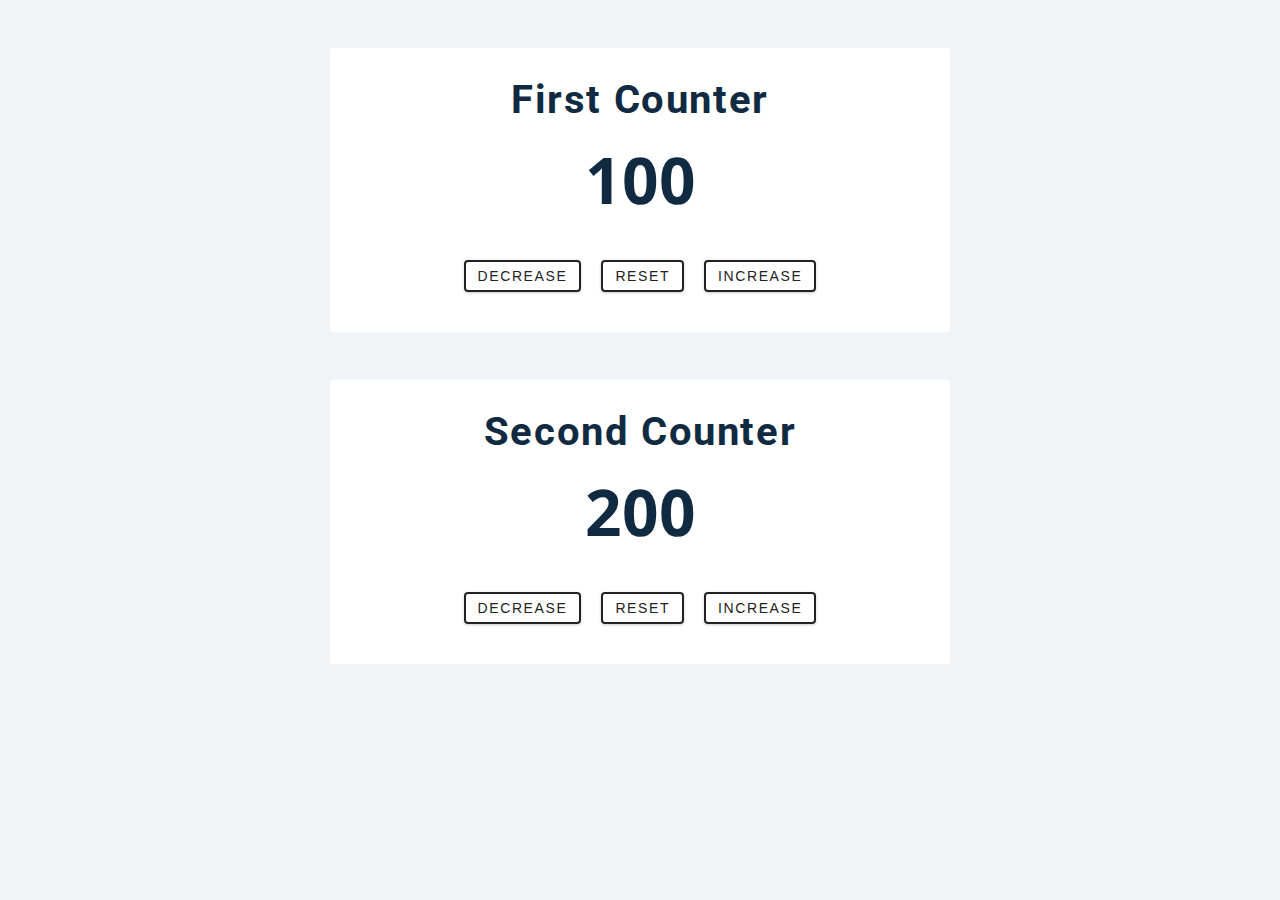
<file: Counter Project/index.html>
<!DOCTYPE html>
<html lang="en">
  <head>
    <meta charset="UTF-8" />
    <meta name="viewport" content="width=device-width, initial-scale=1.0" />
    <title>Counter Starter</title>
    <link rel="stylesheet" href="styles.css" />
  </head>
  <body>
    <!-- First Counter -->
    <div class="container first-counter">
      <h2> First Counter </h2>
      <span class="value">0</span>
      <div class="button-container">
        <button class="btn decrease">decrease</button>
        <button class="btn reset">reset</button>
        <button class="btn increase">increase</button>
      </div>
    </div>

    <!-- Second Counter -->
    <div class="container second-counter">
      <h2> Second Counter </h2>
      <span class="value">0</span>
      <div class="button-container">
        <button class="btn decrease">decrease</button>
        <button class="btn reset">reset</button>
        <button class="btn increase">increase</button>
      </div>
    </div>

    <!--JavaScript-->
    <script src="./app-class.js"></script>
  </body>
</html>
</file>
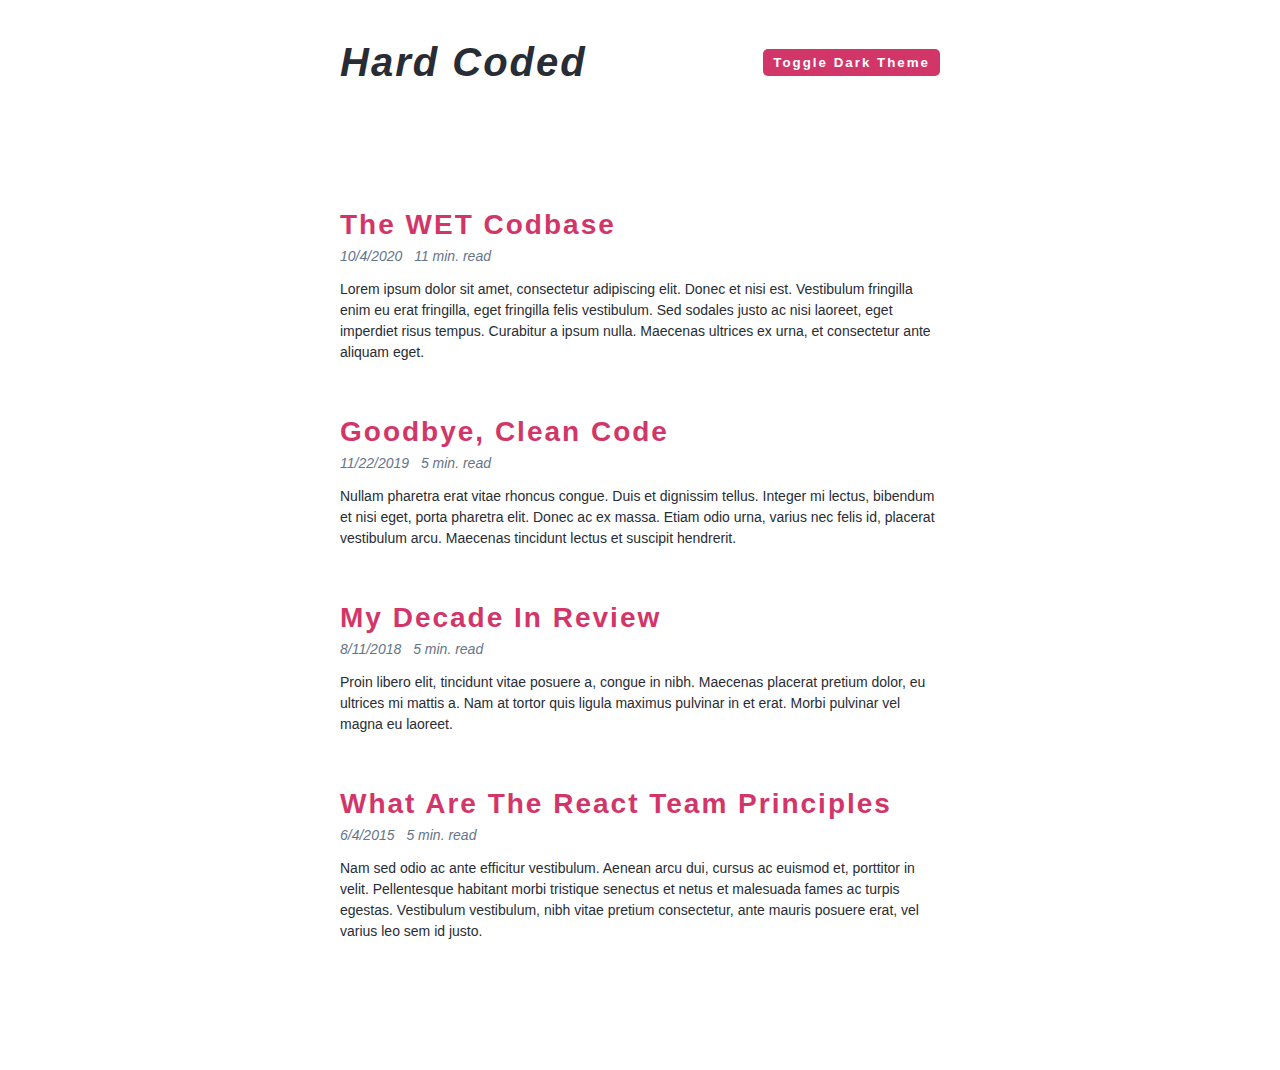
<file: Dark Mode/index.html>
<!DOCTYPE html>
<html lang="en">
  <head>
    <meta charset="UTF-8" />
    <meta http-equiv="X-UA-Compatible" content="IE=edge" />
    <meta name="viewport" content="width=device-width, initial-scale=1.0" />
    <title>Dark Mode</title>
    <link rel="stylesheet" href="./styles.css" />
  </head>
  <body>
    <nav>
      <div class="nav-center">
        <span> <strong> <i>Hard Coded</i> </strong> </span>
        <button class="btn"> Toggle Dark Theme </button>
      </div>
    </nav>

    <section class="articles">
    </section>

    <script src="./data.js"></script>
    <script src="./app.js"></script>
  </body>
</html>
</file>
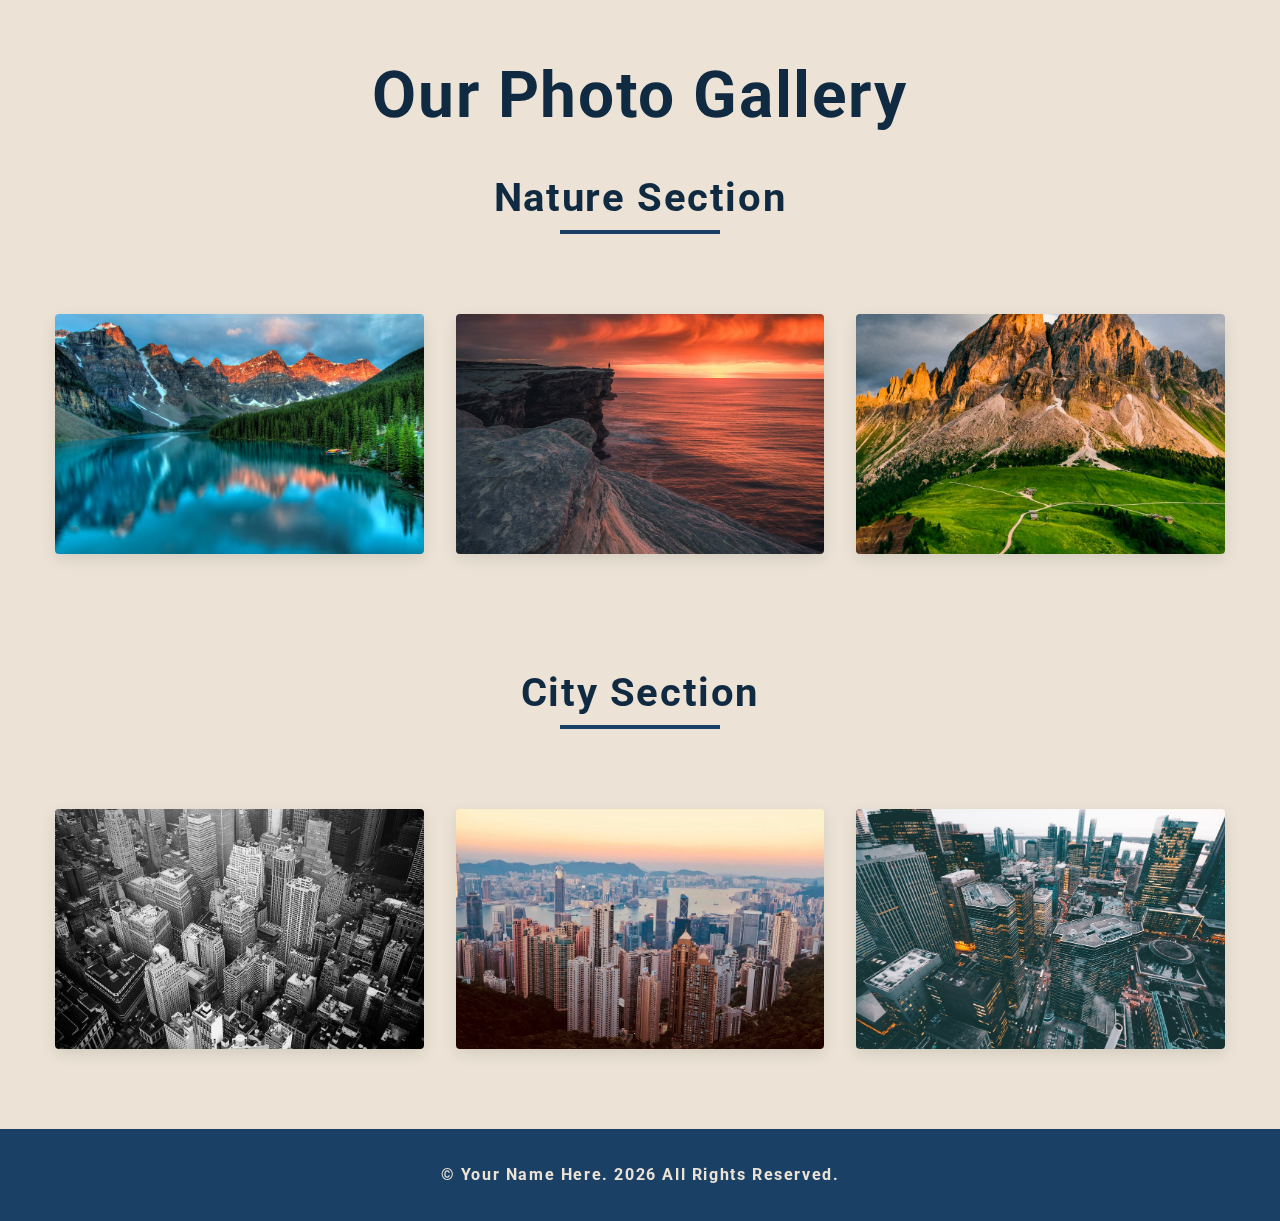
<file: Gallery Project/index.html>
<!DOCTYPE html>
<html lang="en">
  <head>
    <meta charset="UTF-8" />
    <meta name="viewport" content="width=device-width, initial-scale=1.0" />
    <title>Photo Gallery</title>
    <!-- font-awesome -->
    <link
      rel="stylesheet"
      href="https://cdnjs.cloudflare.com/ajax/libs/font-awesome/5.14.0/css/all.min.css"
    />
    <!-- styles -->
    <link rel="stylesheet" href="styles.css" />
  </head>
  <body style="background-color:rgb(236, 227, 214)">
    <div style="padding-top: 5%;">
      <header style="text-align: center;">
      <h1>Our Photo Gallery</h1>
    </header>
    </div>
    
    <!-- Nature Section -->
    <div style="padding-top: 3%;">
      <header style="text-align: center;">
      <h2>Nature Section </h2>
      <div class="underline"></div>
    </header>
    </div>
    <section class="section nature">
      <img src="./images/nature-1.jpeg" title="nature-1" class="img" data-id="1" alt="nature">
      <img src="./images/nature-2.jpeg" title="nature-2" class="img" data-id="2" alt="nature">
      <img src="./images/nature-3.jpeg" title="nature-3" class="img" data-id="3" alt="nature">
    </section>

    <!-- City Section -->
    <div style="padding-top: 3%;">
      <header style="text-align: center;">
      <h2>City Section </h2>
      <div class="underline"></div>
    </header>
    </div>
    <section class="section city">
      <img src="./images/city-1.jpeg" title="city-1" class="img" data-id="1" alt="">
      <img src="./images/city-2.jpeg" title="city-2" class="img" data-id="2" alt="">
      <img src="./images/city-3.jpeg" title="city-3" class="img" data-id="3" alt="">
    </section>


    <!-- Modal -->

    <div class="modal">
      <button class="close-btn">
        <i class="fas fa-times"></i>
      </button>
      <div class="modal-content">
        <button class="prev-btn">
          <i class="fas fa-chevron-left"></i>
        </button>
        <button class="next-btn">
          <i class="fas fa-chevron-right"></i>
        </button>
        <!--Content-->
        <img src="./images/nature-1.jpeg" class="main-img" alt="">
        <h3 class="image-name"> Image Name</h3>
        <div class="modal-images">
          <img 
          src="./images/nature-2.jpeg" 
          title="nature-2" 
          class="modal-img" 
          data-id="2" 
          alt="nature">

          <img 
          src="./images/nature-3.jpeg" 
          title="nature-3" 
          class="modal-img selected" 
          data-id="3" 
          alt="nature">

        </div>
      </div>
    </div>

    <footer style="text-align: center; padding-bottom: 2%; padding-top: 3%; background-color:hsl(210, 59%, 25%)">
      <ul id="copyright">
        <h4 style="color: rgb(236, 227, 214);">
          <li> &copy; Your Name Here. <span id="date"></span> All rights reserved.</li>
        </h4>
      </ul>
    </footer>
    <script src="app-class.js"></script>
  </body>
</html>
</file>
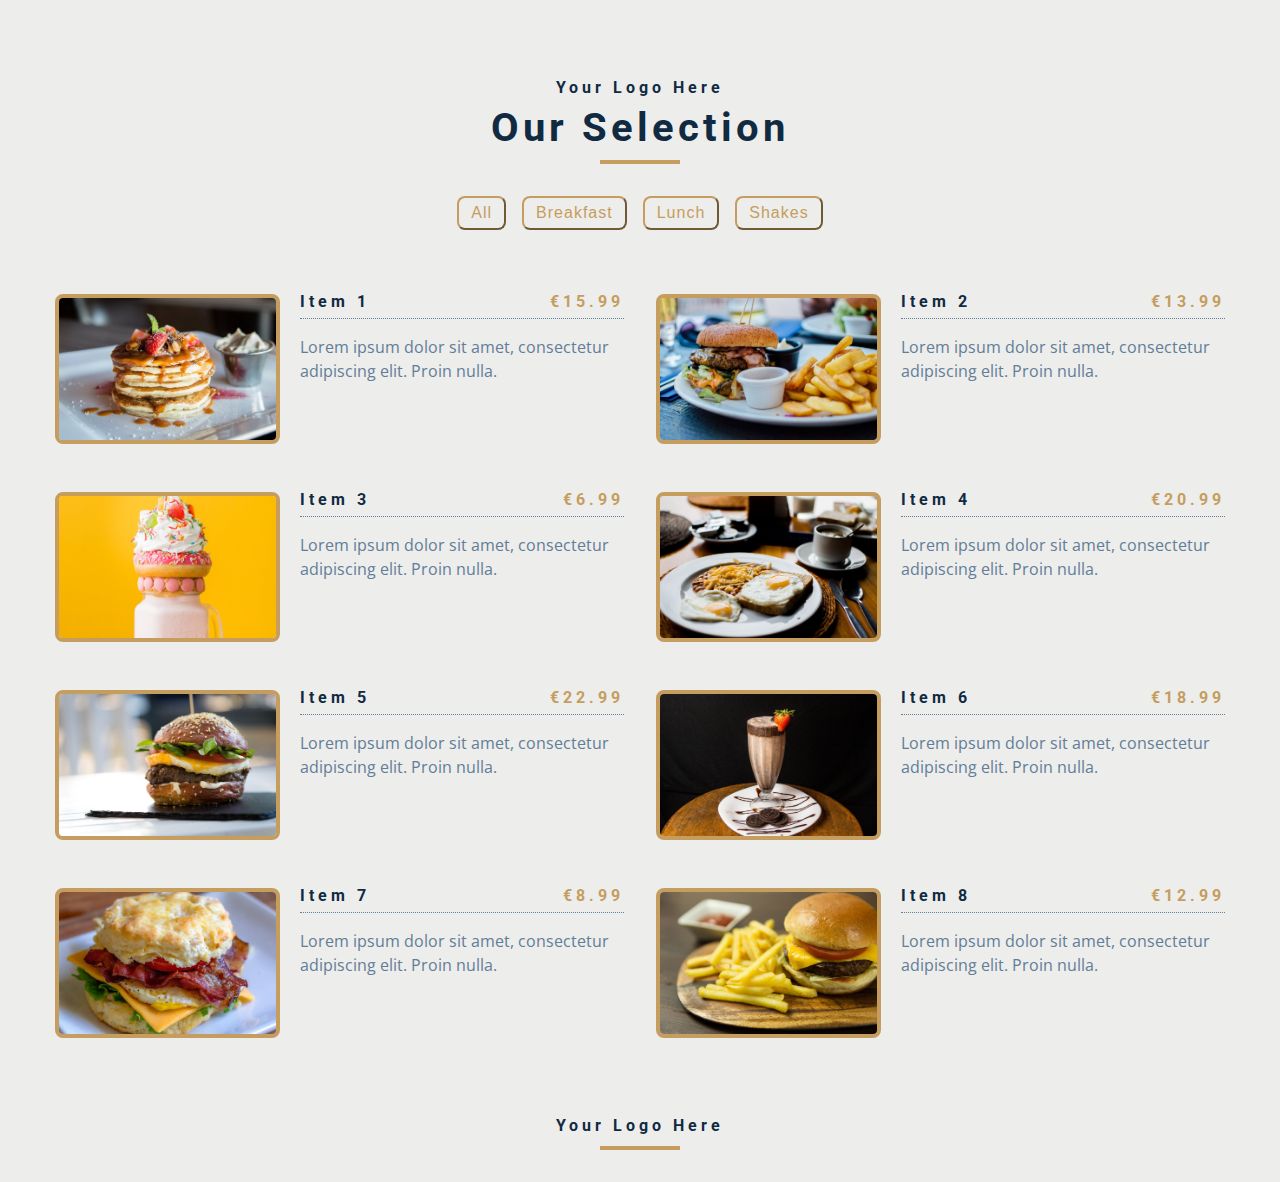
<file: Menu Project/index.html>
<!DOCTYPE html>
<html lang="en">
  <head>
    <meta charset="UTF-8" />
    <meta name="viewport" content="width=device-width, initial-scale=1.0" />
    <title>Our Menu</title>
    <!-- font-awesome -->
    <link
      rel="stylesheet"
      href="https://cdnjs.cloudflare.com/ajax/libs/font-awesome/5.14.0/css/all.min.css"
    />
    <!-- styles -->
    <link rel="stylesheet" href="styles.css" />
  </head>
  <body style="background-color: #EDEDEB;">

    <section class="menu">
      <div class="title">
        <h4> Your Logo Here </h4>
        <h2> Our Selection </h2>
        <div class="underline"></div>
      </div>

      <!-- Filter Buttons -->
      <div class="btn-container">
        <!-- <button class="filter-btn" type="button" data-id="all"> All </button>
        <button class="filter-btn" type="button" data-id="breakfast"> Breakfast </button>
        <button class="filter-btn" type="button" data-id="lunch"> Lunch </button>
        <button class="filter-btn" type="button" data-id="shakes"> Shakes </button> -->
      </div>

      <!-- Menu Items-->
      <div class="section-center">

        <!-- Single Item -->
        <!-- <article class="menu-item">
          <img src="./menu-item.jpeg" class="photo" alt="Menu Item">
          <div class="item-info">
            <header>
              <h4> Item </h4>
              <h4 class="price"> €5</h4>
            </header>
            <p class="item-text">
              Lorem ipsum dolor sit amet consectetur adipisicing elit. Saepe totam harum tenetur dolore commodi reprehenderit exercitationem sapiente maiores sit possimus, quam enim accusamus, cum tempora necessitatibus id ratione. Architecto, perferendis.
            </p>
          </div>
        </article> -->
        <!-- End of Single Item -->

      </div>
    </section>

    <section>
      <div class="title">
        <h4> Your Logo Here </h4>
        <div class="underline"></div>
      </div>
    </section>

    <!-- javascript -->
    <script src="app.js"></script>
  </body>
</html>
</file>
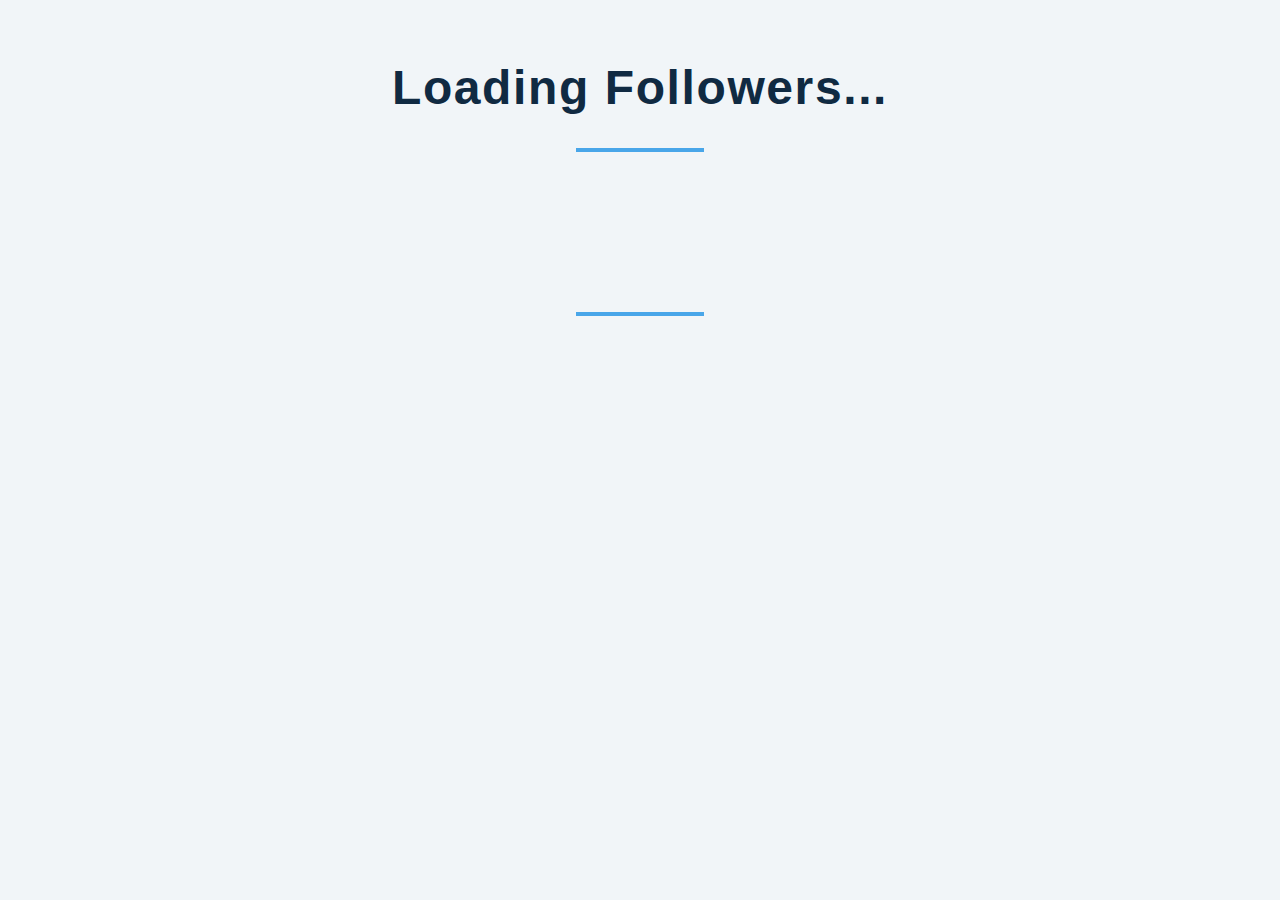
<file: Pagination Project/index.html>
<!DOCTYPE html>
<html lang="en">
  <head>
    <meta charset="UTF-8" />
    <meta name="viewport" content="width=device-width, initial-scale=1.0" />
    <title>Followers Pagination</title>
    <!-- font-awesome -->
    <link
      rel="stylesheet"
      href="https://cdnjs.cloudflare.com/ajax/libs/font-awesome/5.14.0/css/all.min.css"
    />

    <!-- stylesheet -->
    <link rel="stylesheet" href="./styles.css" />
  </head>
  <body>
    <main>
      <div class="section-title">
        <h1>Loading Followers...</h1>
        <br>
        <div class="underline"></div>
      </div>
      <section class="followers">
        <div class="container"></div>
        <div class="underline"></div>
        <br>
        <div class="btn-container"></div>
      </section>
      
    </main>
    <script type="module" src="./app.js"></script>
  </body>
</html>
</file>
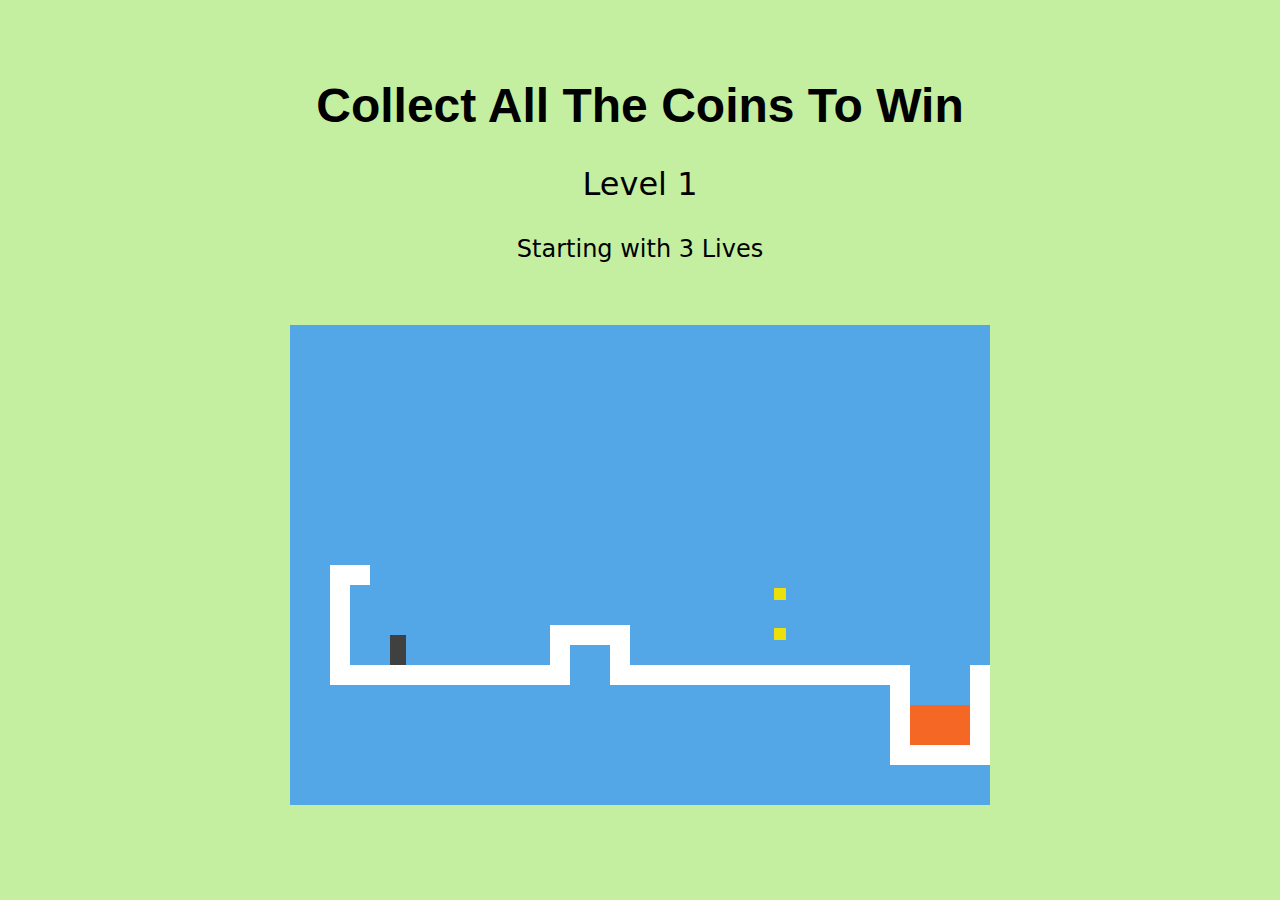
<file: Platform Game Project/index.html>
<!doctype html>
<script src="./app.js"></script>
<script src="./levels.js"></script>

<link rel="stylesheet" href="./styles.css">

<body style="background-color:rgb(196, 239, 161);">
  <div style="text-align: center; padding-top: 3%; padding-bottom: 3%; font-family:Verdana, Geneva, Tahoma, sans-serif">
    <h1 style="font-size: 3.0rem;"> <strong> Collect All The Coins To Win</strong> </h1>
    <p id="current-level"
      style="font-size: 2.0rem; font-family:system-ui, -apple-system, BlinkMacSystemFont, 'Segoe UI', Roboto, Oxygen, Ubuntu, Cantarell, 'Open Sans', 'Helvetica Neue', sans-serif">
    </p>
    <p id="current-lives"
      style="font-size: 1.5rem; font-family:system-ui, -apple-system, BlinkMacSystemFont, 'Segoe UI', Roboto, Oxygen, Ubuntu, Cantarell, 'Open Sans', 'Helvetica Neue', sans-serif">
    </p>
  </div>
  <script>
    runGame(GAME_LEVELS, DOMDisplay);
  </script>
</body>
</file>
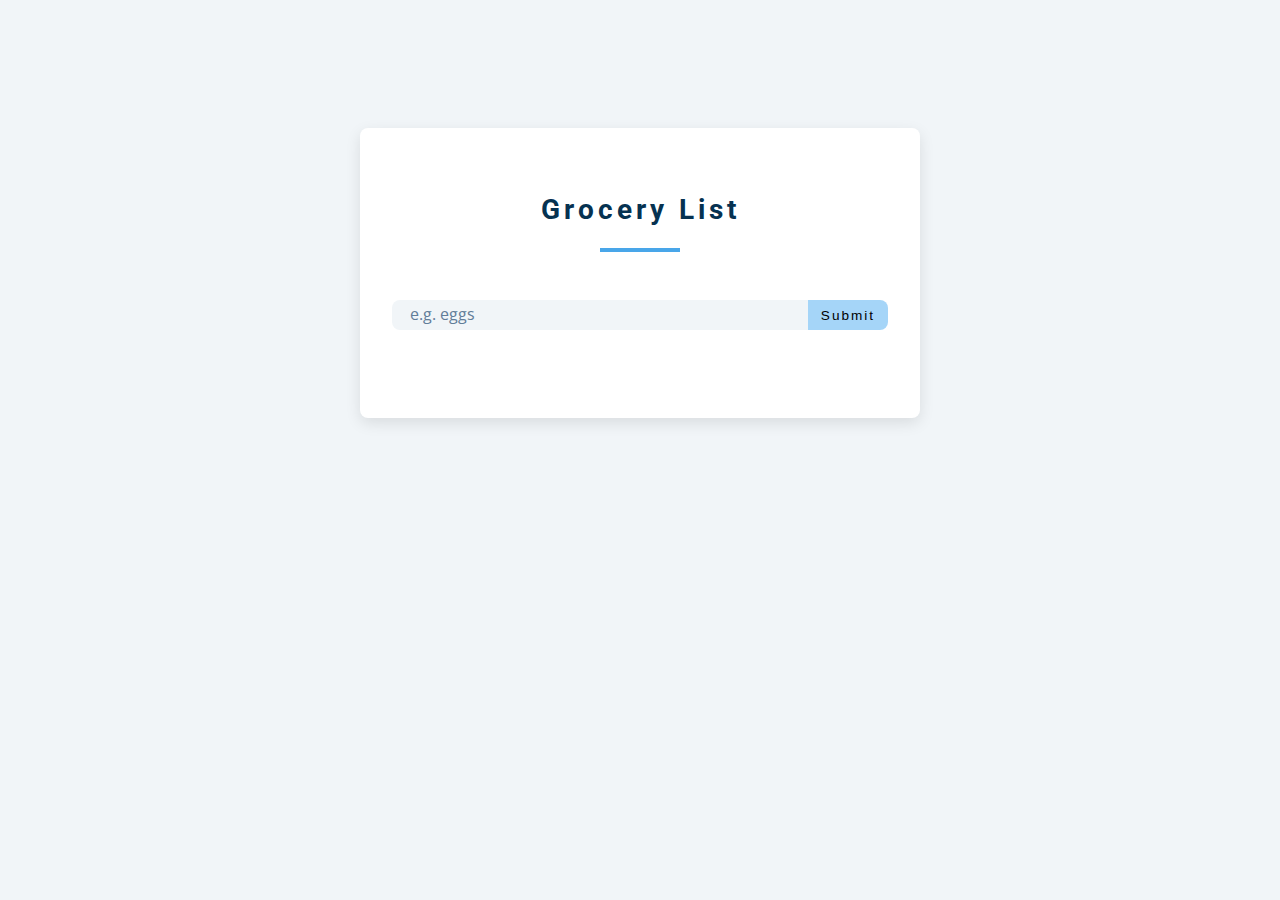
<file: To Do List Project/index.html>
<!DOCTYPE html>
<html lang="en">
  <head>
    <meta charset="UTF-8" />
    <meta name="viewport" content="width=device-width, initial-scale=1.0" />
    <title>Grocery List Helper</title>
    <!-- font-awesome -->
    <link
      rel="stylesheet"
      href="https://cdnjs.cloudflare.com/ajax/libs/font-awesome/5.14.0/css/all.min.css"
    />
    <!-- styles -->
    <link rel="stylesheet" href="styles.css" />
  </head>
  <body>
    <section class="section-center">
      <!-- form -->
      <form class="grocery-form">
        <p class="alert"></p>
        <h3>grocery list</h3>
        <div class="underline"></div>
        <div><br><br></div>
        <div class="form-control">
          <input type="text" id="grocery" placeholder="e.g. eggs" />
          <button type="submit" class="submit-btn">submit</button>
        </div>
      </form>
      <!-- list -->
      <div class="grocery-container">
        <div class="grocery-list"></div>
        <button class="clear-btn">clear items</button>
      </div>
    </section>
    <!-- javascript -->
    <script src="app.js"></script>
  </body>
</html>
</file>
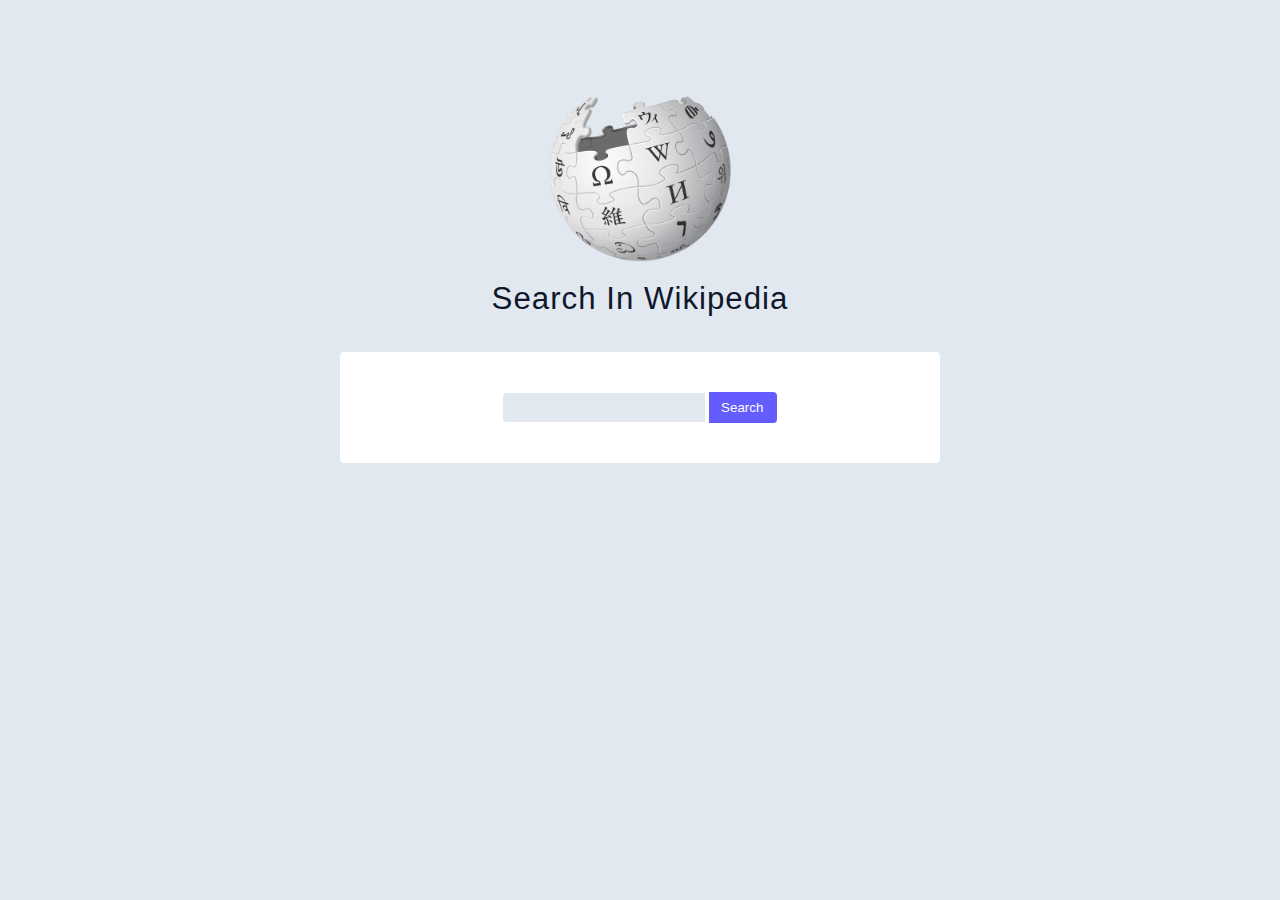
<file: Wikipedia Project/index.html>
<!DOCTYPE html>
<html lang="en">

<head>
  <meta charset="UTF-8" />
  <meta http-equiv="X-UA-Compatible" content="IE=edge" />
  <meta name="viewport" content="width=device-width, initial-scale=1.0" />
  <title>Wikipedia APIs Project</title>
  <link rel="stylesheet" href="./styles.css" />
</head>

<body>
  <section class="wiki">
    <div class="container">
      <img src="./wiki-logo.png" alt="logo" />
      <h3>Search In Wikipedia</h3>
      <div style="text-align: center;">
        <form class="form" style="margin: auto;">
        <input type="text" class="form-input" />
        <button type="submit"  class="submit-btn">search</button>
      </form>
      </div>
      
    </div>
    <!-- results -->
    <div class="results"></div>
  </section>
  <script src="./app.js"></script>
</body>

</html>
</file>
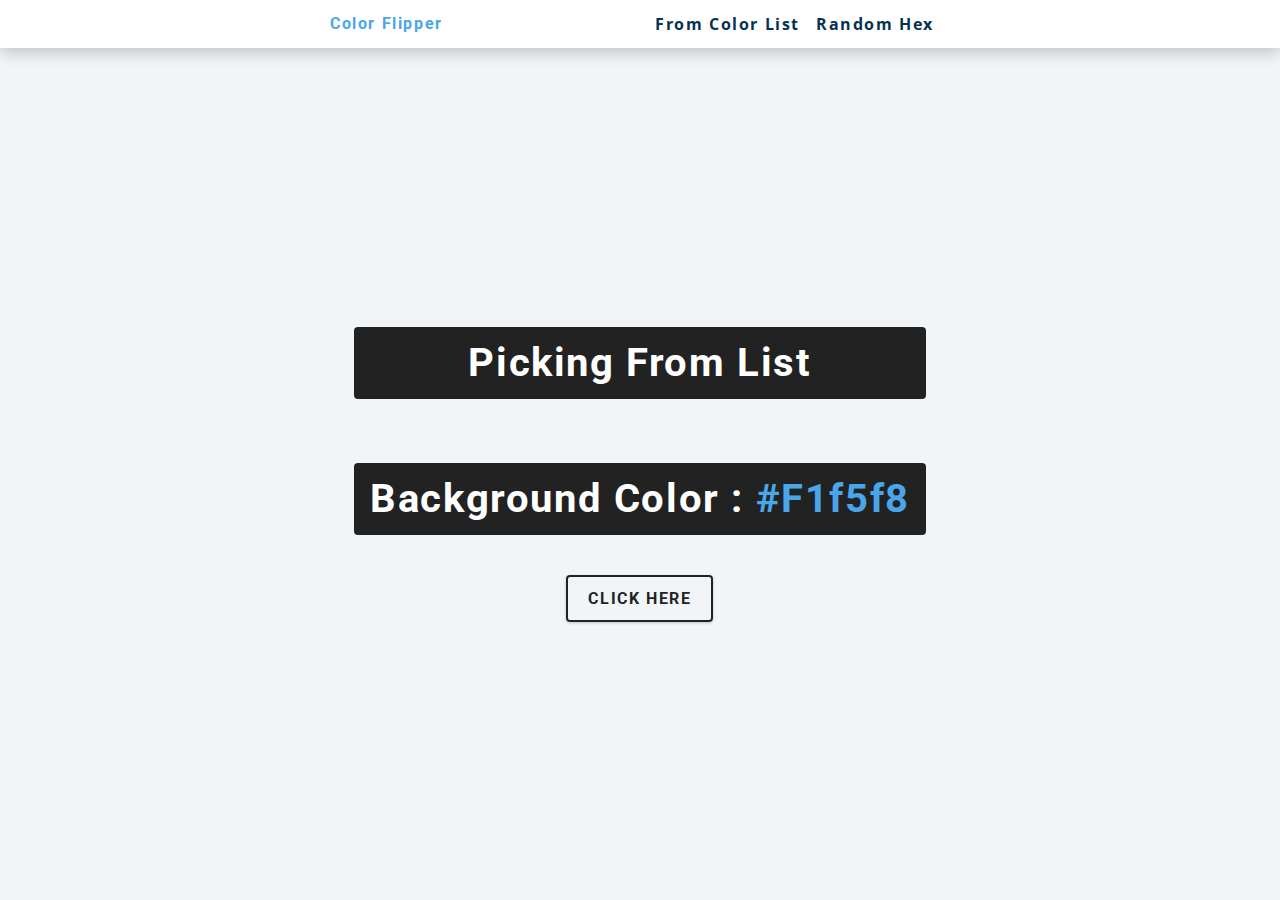
<file: Color Flipper Project/setup/index.html>
<!DOCTYPE html>
<html lang="en">

<head>
  <meta charset="UTF-8" />
  <meta name="viewport" content="width=device-width, initial-scale=1.0" />
  <title>Color Flipper - From Color List</title>

  <!-- styles -->
  <link rel="stylesheet" href="styles.css" />

</head>

<body>
  <nav>
    <div class="nav-center">
      <h4>Color Flipper</h4>
      <ul class="nav-links">
        <li>
          <a href="index.html">From Color List</a>
        </li>
        <li>
          <a href="hex.html">Random Hex</a>
        </li>
      </ul>
    </div>
  </nav>
  <main>
    <div class="container">
      <h2> Picking From List </h2>
      <br>
      <h2> Background Color : <span class="color">
        #f1f5f8
      </span> </h2>
        <button class="btn btn-hero" id="btn">Click Here</button>
    </div>
  </main>
  <!-- javascript -->
  <script src="app.js"></script>
</body>

</html>
</file>
<file: Counter Project/styles.css>
/*
=============== 
Fonts
===============
*/
@import url('https://fonts.googleapis.com/css?family=Open+Sans|Roboto:400,700&display=swap');

/*
=============== 
Variables
===============
*/

:root {
  /* dark shades of primary color*/
  --clr-primary-1: hsl(205, 86%, 17%);
  --clr-primary-2: hsl(205, 77%, 27%);
  --clr-primary-3: hsl(205, 72%, 37%);
  --clr-primary-4: hsl(205, 63%, 48%);
  /* primary/main color */
  --clr-primary-5: hsl(205, 78%, 60%);
  /* lighter shades of primary color */
  --clr-primary-6: hsl(205, 89%, 70%);
  --clr-primary-7: hsl(205, 90%, 76%);
  --clr-primary-8: hsl(205, 86%, 81%);
  --clr-primary-9: hsl(205, 90%, 88%);
  --clr-primary-10: hsl(205, 100%, 96%);
  /* darkest grey - used for headings */
  --clr-grey-1: hsl(209, 61%, 16%);
  --clr-grey-2: hsl(211, 39%, 23%);
  --clr-grey-3: hsl(209, 34%, 30%);
  --clr-grey-4: hsl(209, 28%, 39%);
  /* grey used for paragraphs */
  --clr-grey-5: hsl(210, 22%, 49%);
  --clr-grey-6: hsl(209, 23%, 60%);
  --clr-grey-7: hsl(211, 27%, 70%);
  --clr-grey-8: hsl(210, 31%, 80%);
  --clr-grey-9: hsl(212, 33%, 89%);
  --clr-grey-10: hsl(210, 36%, 96%);
  --clr-white: #fff;
  --clr-red-dark: hsl(360, 67%, 44%);
  --clr-red-light: hsl(360, 71%, 66%);
  --clr-green-dark: hsl(125, 67%, 44%);
  --clr-green-light: hsl(125, 71%, 66%);
  --clr-black: #222;
  --ff-primary: 'Roboto', sans-serif;
  --ff-secondary: 'Open Sans', sans-serif;
  --transition: all 0.3s linear;
  --spacing: 0.1rem;
  --radius: 0.25rem;
  --light-shadow: 0 5px 15px rgba(0, 0, 0, 0.1);
  --dark-shadow: 0 5px 15px rgba(0, 0, 0, 0.2);
  --max-width: 1170px;
  --fixed-width: 620px;
}
/*
=============== 
Global Styles
===============
*/

*,
::after,
::before {
  margin: 0;
  padding: 0;
  box-sizing: border-box;
}
body {
  font-family: var(--ff-secondary);
  background: var(--clr-grey-10);
  color: var(--clr-grey-1);
  line-height: 1.5;
  font-size: 0.875rem;
}
ul {
  list-style-type: none;
}
a {
  text-decoration: none;
}
h1,
h2,
h3,
h4 {
  letter-spacing: var(--spacing);
  text-transform: capitalize;
  line-height: 1.25;
  margin-bottom: 0.75rem;
  font-family: var(--ff-primary);
}
h1 {
  font-size: 3rem;
}
h2 {
  font-size: 2rem;
}
h3 {
  font-size: 1.25rem;
}
h4 {
  font-size: 0.875rem;
}
p {
  margin-bottom: 1.25rem;
  color: var(--clr-grey-5);
}
@media screen and (min-width: 800px) {
  h1 {
    font-size: 4rem;
  }
  h2 {
    font-size: 2.5rem;
  }
  h3 {
    font-size: 1.75rem;
  }
  h4 {
    font-size: 1rem;
  }
  body {
    font-size: 1rem;
  }
  h1,
  h2,
  h3,
  h4 {
    line-height: 1;
  }
}
/*  global classes */

/* section */
.section {
  padding: 5rem 0;
}

.section-center {
  width: 90vw;
  margin: 0 auto;
  max-width: 1170px;
}
@media screen and (min-width: 992px) {
  .section-center {
    width: 95vw;
  }
}
main {
  min-height: 100vh;
  display: grid;
  place-items: center;
}

/*
=============== 
Counter
===============
*/

.container {
  text-align: center;
  margin: 3rem auto;
  background: var(--clr-white);
  border-radius: var(--radius);
  width: 90vw;
  max-width: var(--fixed-width);
  padding: 2rem;
}
.value {
  font-size: 4rem;
  font-weight: bold;
  margin-bottom: 1.5rem;
  display: inline-block;
}
.btn {
  text-transform: uppercase;
  background: transparent;
  color: var(--clr-black);
  padding: 0.375rem 0.75rem;
  letter-spacing: var(--spacing);
  display: inline-block;
  transition: var(--transition);
  font-size: 0.875rem;
  border: 2px solid var(--clr-black);
  cursor: pointer;
  box-shadow: 0 1px 3px rgba(0, 0, 0, 0.2);
  border-radius: var(--radius);
  margin: 0.5rem;
}
.btn:hover {
  color: var(--clr-white);
  background: var(--clr-black);
}
</file>
<file: Dark Mode/styles.css>
/*
=============== 
Global Styles
===============
*/

:root {
  --clr-bcg: #fff;
  --clr-font: #282c35;
  --clr-primary: #d23669;
  --clr-grey: #64748b;
}

.dark-theme{
  --clr-bcg: #282c35;
  --clr-font: #fff;
  --clr-primary: #ec82a5;
  --clr-grey: #92a6c2;
}

*,
::after,
::before {
  margin: 0;
  padding: 0;
  box-sizing: border-box;
}
body {
  font-family: -apple-system, BlinkMacSystemFont, 'Segoe UI', Roboto, Oxygen,
    Ubuntu, Cantarell, 'Open Sans', 'Helvetica Neue', sans-serif;
  background: var(--clr-bcg);
  color: var(--clr-font);
  line-height: 1.5;
  font-size: 0.875rem;
  transition: all 0.3s linear;
}

/*
=============== 
Navbar
===============
*/
.nav-center {
  width: 90vw;
  max-width: 600px;
  margin: 0 auto;
  display: flex;
  justify-content: space-between;
  align-items: center;
  padding: 2rem 0;
}
.nav-center span {
  font-size: 2.5rem;
  text-transform: capitalize;
  letter-spacing: 2px;
}
.btn {
  background: var(--clr-primary);
  color: var(--clr-bcg);
  padding: 0.25rem 0.5rem;
  border-radius: 5px;
  border-color: transparent;
  text-transform: capitalize;
  transition: all 0.3s linear;
  font-weight: bold;
  letter-spacing: 2px;
  cursor: pointer;
}

.articles {
  padding: 5rem 0;
  width: 90vw;
  max-width: 600px;
  margin: 0 auto;
}
.post {
  margin-bottom: 3rem;
}

.post h2 {
  color: var(--clr-primary);
  text-transform: capitalize;
  letter-spacing: 2px;
  font-size: 1.75rem;
}
.post-info {
  margin-bottom: 0.75rem;
  font-style: italic;
  color: var(--clr-grey);
}
.post-info span {
  margin-right: 0.5rem;
}
</file>
<file: Gallery Project/styles.css>
/*
=============== 
Fonts
===============
*/
@import url('https://fonts.googleapis.com/css?family=Open+Sans|Roboto:400,700&display=swap');

/*
=============== 
Variables
===============
*/

:root {
  /* dark shades of primary color*/
  --clr-primary-1: hsl(205, 86%, 17%);
  --clr-primary-2: hsl(205, 77%, 27%);
  --clr-primary-3: hsl(205, 72%, 37%);
  --clr-primary-4: hsl(205, 63%, 48%);
  /* primary/main color */
  --clr-primary-5: hsl(205, 78%, 60%);
  /* lighter shades of primary color */
  --clr-primary-6: hsl(205, 89%, 70%);
  --clr-primary-7: hsl(205, 90%, 76%);
  --clr-primary-8: hsl(205, 86%, 81%);
  --clr-primary-9: hsl(205, 90%, 88%);
  --clr-primary-10: hsl(205, 100%, 96%);
  /* darkest grey - used for headings */
  --clr-grey-1: hsl(209, 61%, 16%);
  --clr-grey-2: hsl(211, 39%, 23%);
  --clr-grey-3: hsl(209, 34%, 30%);
  --clr-grey-4: hsl(209, 28%, 39%);
  /* grey used for paragraphs */
  --clr-grey-5: hsl(210, 22%, 49%);
  --clr-grey-6: hsl(209, 23%, 60%);
  --clr-grey-7: hsl(211, 27%, 70%);
  --clr-grey-8: hsl(210, 31%, 80%);
  --clr-grey-9: hsl(212, 33%, 89%);
  --clr-grey-10: hsl(210, 36%, 96%);
  --clr-white: #fff;
  --clr-red-dark: hsl(360, 67%, 44%);
  --clr-red-light: hsl(360, 71%, 66%);
  --clr-green-dark: hsl(125, 67%, 44%);
  --clr-green-light: hsl(125, 71%, 66%);
  --clr-black: #222;
  --ff-primary: 'Roboto', sans-serif;
  --ff-secondary: 'Open Sans', sans-serif;
  --transition: all 0.3s linear;
  --spacing: 0.1rem;
  --radius: 0.25rem;
  --light-shadow: 0 5px 15px rgba(0, 0, 0, 0.1);
  --dark-shadow: 0 5px 15px rgba(0, 0, 0, 0.4);
  --max-width: 1170px;
  --fixed-width: 620px;
}
/*
=============== 
Global Styles
===============
*/

*,
::after,
::before {
  margin: 0;
  padding: 0;
  box-sizing: border-box;
}
body {
  font-family: var(--ff-secondary);
  background: var(--clr-white);
  color: var(--clr-grey-1);
  line-height: 1.5;
  font-size: 0.875rem;
}
ul {
  list-style-type: none;
}
a {
  text-decoration: none;
}
h1,
h2,
h3,
h4 {
  letter-spacing: var(--spacing);
  text-transform: capitalize;
  line-height: 1.25;
  margin-bottom: 0.75rem;
  font-family: var(--ff-primary);
}
h1 {
  font-size: 3rem;
}
h2 {
  font-size: 2rem;
}
h3 {
  font-size: 1.25rem;
}
h4 {
  font-size: 0.875rem;
}
p {
  margin-bottom: 1.25rem;
  color: var(--clr-grey-5);
}
@media screen and (min-width: 800px) {
  h1 {
    font-size: 4rem;
  }
  h2 {
    font-size: 2.5rem;
  }
  h3 {
    font-size: 1.75rem;
  }
  h4 {
    font-size: 1rem;
  }
  body {
    font-size: 1rem;
  }
  h1,
  h2,
  h3,
  h4 {
    line-height: 1;
  }
}
/*  global classes */

/* section */
.section {
  padding: 5rem 0;
  width: 90vw;
  margin: 0 auto;
  max-width: 1170px;
  display: grid;
  gap: 2rem;
}
@media screen and (min-width: 768px) {
  .section {
    display: grid;
    grid-template-columns: 1fr 1fr;
  }
}
@media screen and (min-width: 992px) {
  .section {
    grid-template-columns: 1fr 1fr 1fr;
    width: 95vw;
  }
  .prev-btn {
    left: -4.5rem;
  }
  .next-btn {
    right: -4.5rem;
  }
}
.img {
  width: 100%;
  height: 100%;
  object-fit: cover;
  border-radius: var(--radius);
  cursor: pointer;
  transition: var(--transition);
  box-shadow: var(--light-shadow);
  height: 15rem;
}
.img:hover {
  box-shadow: var(--dark-shadow);
}

/*
=============== 
Modal
===============
*/

.modal {
  position: fixed;
  z-index: -1;
  left: 0;
  top: 0;
  width: 100%;
  height: 100%;
  background: rgb(0, 0, 0);
  transition: var(--transition);
  opacity: 0;
  min-height: 100vh;
  overflow: scroll;
}
.modal.open {
  opacity: 1;
  z-index: 999;
}
.close-btn {
  position: absolute;
  top: 1rem;
  right: 1rem;
  font-size: 3rem;
  color: var(--clr-white);
  background: transparent;
  border-color: transparent;
  cursor: pointer;
}
.next-btn,
.prev-btn {
  position: absolute;
  top: 10rem;
  transform: translateY(-50%);
  background: transparent;
  font-size: 2rem;
  color: var(--clr-white);
  border-color: transparent;
  cursor: pointer;
}
.prev-btn {
  left: -2.5rem;
}
.next-btn {
  right: -2.5rem;
}
@media screen and (min-width: 768px) {
  .prev-btn {
    left: -4rem;
  }
  .next-btn {
    right: -4rem;
  }
}

.modal-content {
  width: 80%;
  max-width: var(--max-width);
  margin: 0 auto;
  margin-top: 10rem;
  position: relative;
}
.main-img {
  width: 100%;
  height: 30rem;
  object-fit: cover;
  border-radius: var(--radius);
}
.image-name {
  text-align: center;
  margin: 1rem 0 3rem;
  color: var(--clr-white);
}
.modal-images {
  display: grid;
  grid-template-columns: repeat(5, 1fr);
}
.modal-img {
  width: 100%;
  height: 5rem;
  object-fit: cover;
  opacity: 0.5;
  transition: var(--transition);
  cursor: pointer;
}
.modal-img:hover {
  opacity: 1;
}
.modal-img.selected {
  opacity: 1;
}

.underline {
  height: 0.25rem;
  width: 10rem;
  background: hsl(210, 59%, 25%);
  margin-left: auto;
  margin-right: auto;
}
</file>
<file: Menu Project/styles.css>
/*
=============== 
Fonts
===============
*/
@import url("https://fonts.googleapis.com/css?family=Open+Sans|Roboto:400,700&display=swap");

/*
=============== 
Variables
===============
*/

:root {
  /* dark shades of primary color*/
  --clr-primary-1: hsl(205, 86%, 17%);
  --clr-primary-2: hsl(205, 77%, 27%);
  --clr-primary-3: hsl(205, 72%, 37%);
  --clr-primary-4: hsl(205, 63%, 48%);
  /* primary/main color */
  --clr-primary-5: #49a6e9;
  /* lighter shades of primary color */
  --clr-primary-6: hsl(205, 89%, 70%);
  --clr-primary-7: hsl(205, 90%, 76%);
  --clr-primary-8: hsl(205, 86%, 81%);
  --clr-primary-9: hsl(205, 90%, 88%);
  --clr-primary-10: hsl(205, 100%, 96%);
  /* darkest grey - used for headings */
  --clr-grey-1: hsl(209, 61%, 16%);
  --clr-grey-2: hsl(211, 39%, 23%);
  --clr-grey-3: hsl(209, 34%, 30%);
  --clr-grey-4: hsl(209, 28%, 39%);
  /* grey used for paragraphs */
  --clr-grey-5: hsl(210, 22%, 49%);
  --clr-grey-6: hsl(209, 23%, 60%);
  --clr-grey-7: hsl(211, 27%, 70%);
  --clr-grey-8: hsl(210, 31%, 80%);
  --clr-grey-9: hsl(212, 33%, 89%);
  --clr-grey-10: hsl(210, 36%, 96%);
  --clr-white: #fff;
  --clr-red-dark: hsl(360, 67%, 44%);
  --clr-red-light: hsl(360, 71%, 66%);
  --clr-green-dark: hsl(125, 67%, 44%);
  --clr-green-light: hsl(125, 71%, 66%);
  --clr-gold: #c59d5f;
  --clr-black: #222;
  --ff-primary: "Roboto", sans-serif;
  --ff-secondary: "Open Sans", sans-serif;
  --transition: all 0.3s linear;
  --spacing: 0.25rem;
  --radius: 0.5rem;
  --light-shadow: 0 5px 15px rgba(0, 0, 0, 0.1);
  --dark-shadow: 0 5px 15px rgba(0, 0, 0, 0.2);
  --max-width: 1170px;
  --fixed-width: 620px;
}
/*
=============== 
Global Styles
===============
*/

*,
::after,
::before {
  margin: 0;
  padding: 0;
  box-sizing: border-box;
}
body {
  font-family: var(--ff-secondary);
  background: var(--clr-grey-10);
  color: var(--clr-grey-1);
  line-height: 1.5;
  font-size: 0.875rem;
}
ul {
  list-style-type: none;
}
a {
  text-decoration: none;
}

img:not(.logo) {
  width: 100%;
}

img {
  display: block;
}


h1,
h2,
h3,
h4 {
  letter-spacing: var(--spacing);
  text-transform: capitalize;
  line-height: 1.25;
  margin-bottom: 0.75rem;
  font-family: var(--ff-primary);
}
h1 {
  font-size: 3rem;
}
h2 {
  font-size: 2rem;
}
h3 {
  font-size: 1.25rem;
}
h4 {
  font-size: 0.875rem;
}
p {
  margin-bottom: 1.25rem;
  color: var(--clr-grey-5);
}
@media screen and (min-width: 800px) {
  h1 {
    font-size: 4rem;
  }
  h2 {
    font-size: 2.5rem;
  }
  h3 {
    font-size: 1.75rem;
  }
  h4 {
    font-size: 1rem;
  }
  body {
    font-size: 1rem;
  }
  h1,
  h2,
  h3,
  h4 {
    line-height: 1;
  }
}
/*  global classes */

.btn {
  text-transform: uppercase;
  background: transparent;
  color: var(--clr-black);
  padding: 0.375rem 0.75rem;
  letter-spacing: var(--spacing);
  display: inline-block;
  transition: var(--transition);
  font-size: 0.875rem;
  border: 2px solid var(--clr-black);
  cursor: pointer;
  box-shadow: 0 1px 3px rgba(0, 0, 0, 0.2);
  border-radius: var(--radius);
}
.btn:hover {
  color: var(--clr-white);
  background: var(--clr-black);
}
/* section */
.section {
  padding: 5rem 0;
}

main {
  min-height: 100vh;
  display: grid;
  place-items: center;
}
/*
=============== 
Menu
===============
*/

.menu {
  padding: 5rem 0;
}
.title {
  text-align: center;
  margin-bottom: 2rem;
}
.underline {
  width: 5rem;
  height: 0.25rem;
  background: var(--clr-gold);
  margin-left: auto;
  margin-right: auto;
}
.btn-container {
  margin-bottom: 4rem;
  display: flex;
  justify-content: center;
}
.filter-btn {
  background: transparent;
  border-color: var(--clr-gold);
  font-size: 1rem;
  text-transform: capitalize;
  margin: 0 0.5rem;
  letter-spacing: 1px;
  border-radius: var(--radius);
  padding: 0.375rem 0.75rem;
  color: var(--clr-gold);
  cursor: pointer;
  transition: var(--transition);
}
.filter-btn:hover {
  background: var(--clr-gold);
  color: var(--clr-white);
}
.section-center {
  width: 90vw;
  margin: 0 auto;
  max-width: 1170px;
  display: grid;
  gap: 3rem 2rem;
  justify-items: center;
}
.menu-item {
  display: grid;
  gap: 1rem 2rem;
  max-width: 25rem;
}
.photo {
  object-fit: cover;
  height: 200px;
  border: 0.25rem solid var(--clr-gold);
  border-radius: var(--radius);
}
.item-info header {
  display: flex;
  justify-content: space-between;
  border-bottom: 0.5px dotted var(--clr-grey-5);
}
.item-info h4 {
  margin-bottom: 0.5rem;
}
.price {
  color: var(--clr-gold);
}
.item-text {
  margin-bottom: 0;
  padding-top: 1rem;
}

@media screen and (min-width: 768px) {
  .menu-item {
    grid-template-columns: 225px 1fr;
    gap: 0 1.25rem;
    max-width: 40rem;
  }
  .photo {
    height: 175px;
  }
}
@media screen and (min-width: 1200px) {
  .section-center {
    width: 95vw;
    grid-template-columns: 1fr 1fr;
  }
  .photo {
    height: 150px;
  }
}
</file>
<file: Pagination Project/styles.css>
/*
=============== 
Variables
===============
*/

:root {
  /* dark shades of primary color*/
  --clr-primary-1: hsl(205, 86%, 17%);
  --clr-primary-2: hsl(205, 77%, 27%);
  --clr-primary-3: hsl(205, 72%, 37%);
  --clr-primary-4: hsl(205, 63%, 48%);
  /* primary/main color */
  --clr-primary-5: hsl(205, 78%, 60%);
  /* lighter shades of primary color */
  --clr-primary-6: hsl(205, 89%, 70%);
  --clr-primary-7: hsl(205, 90%, 76%);
  --clr-primary-8: hsl(205, 86%, 81%);
  --clr-primary-9: hsl(205, 90%, 88%);
  --clr-primary-10: hsl(205, 100%, 96%);
  /* darkest grey - used for headings */
  --clr-grey-1: hsl(209, 61%, 16%);
  --clr-grey-2: hsl(211, 39%, 23%);
  --clr-grey-3: hsl(209, 34%, 30%);
  --clr-grey-4: hsl(209, 28%, 39%);
  /* grey used for paragraphs */
  --clr-grey-5: hsl(210, 22%, 49%);
  --clr-grey-6: hsl(209, 23%, 60%);
  --clr-grey-7: hsl(211, 27%, 70%);
  --clr-grey-8: hsl(210, 31%, 80%);
  --clr-grey-9: hsl(212, 33%, 89%);
  --clr-grey-10: hsl(210, 36%, 96%);
  --clr-white: #fff;
  --clr-red-dark: hsl(360, 67%, 44%);
  --clr-red-light: hsl(360, 71%, 66%);
  --clr-green-dark: hsl(125, 67%, 44%);
  --clr-green-light: hsl(125, 71%, 66%);
  --clr-black: #222;

  --transition: all 0.3s linear;
  --spacing: 0.1rem;
  --radius: 0.75rem;
  --light-shadow: 0 5px 15px rgba(0, 0, 0, 0.1);
  --dark-shadow: 0 5px 15px rgba(0, 0, 0, 0.2);
  --max-width: 1170px;
  --fixed-width: 620px;
}
/*
=============== 
Global Styles
===============
*/

*,
::after,
::before {
  margin: 0;
  padding: 0;
  box-sizing: border-box;
}
body {
  font-family: -apple-system, BlinkMacSystemFont, 'Segoe UI', Roboto, Oxygen,
    Ubuntu, Cantarell, 'Open Sans', 'Helvetica Neue', sans-serif;
  background: var(--clr-grey-10);
  color: var(--clr-grey-1);
  line-height: 1.5;
  font-size: 0.875rem;
}
ul {
  list-style-type: none;
}
a {
  text-decoration: none;
}
h1,
h2,
h3,
h4 {
  letter-spacing: var(--spacing);
  text-transform: capitalize;
  line-height: 1.25;
  margin-bottom: 0.75rem;
}
h1 {
  font-size: 2.75rem;
}
h2 {
  font-size: 2rem;
}
h3 {
  font-size: 1.25rem;
}
h4 {
  font-size: 0.875rem;
}
p {
  margin-bottom: 1.25rem;
  color: var(--clr-grey-5);
}
@media screen and (min-width: 800px) {
  h1 {
    font-size: 3rem;
  }
  h2 {
    font-size: 2.5rem;
  }
  h3 {
    font-size: 1.75rem;
  }
  h4 {
    font-size: 1rem;
  }
  body {
    font-size: 1rem;
  }
  h1,
  h2,
  h3,
  h4 {
    line-height: 1;
  }
}

/*
=============== 
Pagination
===============
*/
.section-title {
  text-align: center;
  margin: 4rem 0 6rem 0;
}
.underline {
  width: 8rem;
  height: 0.25rem;
  background: var(--clr-primary-5);
  margin: 0 auto;
}
.followers {
  width: 90vw;
  max-width: var(--max-width);
  margin: 5rem auto;
}
.container {
  display: grid;
  gap: 2rem;
  margin-bottom: 4rem;
}
@media screen and (min-width: 576px) {
  .container {
    grid-template-columns: repeat(auto-fill, minmax(250px, 1fr));
  }
}
.card {
  background: var(--clr-white);
  border-radius: var(--radius);
  box-shadow: var(--light-shadow);
  padding: 2rem 3.5rem;
  text-align: center;
}
.card img {
  width: 130px;
  height: 130px;
  border-radius: 50%;
  object-fit: cover;
  margin-bottom: 0.75rem;
}

.card h4 {
  margin-bottom: 1.5rem;
  font-size: 0.85rem;
  color: var(--clr-grey-5);
}

.btn {
  padding: 0.35rem 0.75rem;
  letter-spacing: 1.6px;
  font-size: 0.75rem;
  color: var(--clr-white);
  background: var(--clr-primary-5);
  border-radius: var(--radius);
  border-color: transparent;
  text-transform: uppercase;
  transition: var(--transition);
  cursor: pointer;
}

.btn-container {
  display: flex;
  justify-content: center;
  flex-wrap: wrap;
}
.page-btn {
  width: 2rem;
  height: 2rem;
  background: var(--clr-primary-7);
  border-color: transparent;
  border-radius: 5px;
  cursor: pointer;
  margin: 0.5rem;
  transition: var(--transition);
}
.active-btn {
  background: var(--clr-primary-1);
  color: var(--clr-white);
}
.prev-btn,
.next-btn {
  background: transparent;
  border-color: transparent;
  font-weight: bold;
  text-transform: capitalize;
  letter-spacing: var(--spacing);
  margin: 0.5rem;
  font-size: 1rem;
  cursor: pointer;
}

@media screen and (min-width: 775px) {
  .btn-container {
    margin: 0 auto;
    max-width: 700px;
  }
}
</file>
<file: Platform Game Project/styles.css>
.background {
  background: rgb(84, 167, 231);
  table-layout: fixed;
  border-spacing: 0;
}

.background td {
  padding: 0;
}

.lava {
  background: rgb(245, 103, 37);
}

.wall {
  background: white;
}

.actor {
  position: absolute;
}

.coin {
  background: rgb(235, 224, 11);
}

.player {
  background: rgb(64, 64, 64);
}

.game {
  margin: auto;
  overflow: hidden;
  max-width: 700px;
  max-height: 500px;
  position: relative;
}

.lost .player {
  background: rgb(160, 64, 64);
}

.won .player {
  box-shadow: -4px -7px 8px white, 4px -7px 8px white;
}
</file>
<file: To Do List Project/styles.css>
/*
=============== 
Fonts
===============
*/
@import url("https://fonts.googleapis.com/css?family=Open+Sans|Roboto:400,700&display=swap");

/*
=============== 
Variables
===============
*/

:root {
  /* dark shades of primary color*/
  --clr-primary-1: hsl(205, 86%, 17%);
  --clr-primary-2: hsl(205, 77%, 27%);
  --clr-primary-3: hsl(205, 72%, 37%);
  --clr-primary-4: hsl(205, 63%, 48%);
  /* primary/main color */
  --clr-primary-5: #49a6e9;
  /* lighter shades of primary color */
  --clr-primary-6: hsl(205, 89%, 70%);
  --clr-primary-7: hsl(205, 90%, 76%);
  --clr-primary-8: hsl(205, 86%, 81%);
  --clr-primary-9: hsl(205, 90%, 88%);
  --clr-primary-10: hsl(205, 100%, 96%);
  /* darkest grey - used for headings */
  --clr-grey-1: hsl(209, 61%, 16%);
  --clr-grey-2: hsl(211, 39%, 23%);
  --clr-grey-3: hsl(209, 34%, 30%);
  --clr-grey-4: hsl(209, 28%, 39%);
  /* grey used for paragraphs */
  --clr-grey-5: hsl(210, 22%, 49%);
  --clr-grey-6: hsl(209, 23%, 60%);
  --clr-grey-7: hsl(211, 27%, 70%);
  --clr-grey-8: hsl(210, 31%, 80%);
  --clr-grey-9: hsl(212, 33%, 89%);
  --clr-grey-10: hsl(210, 36%, 96%);
  --clr-white: #fff;
  --clr-red-dark: hsl(360, 67%, 44%);
  --clr-red-light: hsl(360, 71%, 66%);
  --clr-green-dark: hsl(125, 67%, 44%);
  --clr-green-light: hsl(125, 71%, 66%);
  --clr-black: #222;
  --ff-primary: "Roboto", sans-serif;
  --ff-secondary: "Open Sans", sans-serif;
  --transition: all 0.3s linear;
  --spacing: 0.25rem;
  --radius: 0.5rem;
  --light-shadow: 0 5px 15px rgba(0, 0, 0, 0.1);
  --dark-shadow: 0 5px 15px rgba(0, 0, 0, 0.2);
  --max-width: 1170px;
  --fixed-width: 620px;
}
/*
=============== 
Global Styles
===============
*/

*,
::after,
::before {
  margin: 0;
  padding: 0;
  box-sizing: border-box;
}
body {
  font-family: var(--ff-secondary);
  background: var(--clr-grey-10);
  color: var(--clr-grey-1);
  line-height: 1.5;
  font-size: 0.875rem;
}
ul {
  list-style-type: none;
}
a {
  text-decoration: none;
}
img:not(.logo) {
  width: 100%;
}
img {
  display: block;
}

h1,
h2,
h3,
h4 {
  letter-spacing: var(--spacing);
  text-transform: capitalize;
  line-height: 1.25;
  margin-bottom: 0.75rem;
  font-family: var(--ff-primary);
}
h1 {
  font-size: 3rem;
}
h2 {
  font-size: 2rem;
}
h3 {
  font-size: 1.25rem;
}
h4 {
  font-size: 0.875rem;
}
p {
  margin-bottom: 1.25rem;
  color: var(--clr-grey-5);
}
@media screen and (min-width: 800px) {
  h1 {
    font-size: 4rem;
  }
  h2 {
    font-size: 2.5rem;
  }
  h3 {
    font-size: 1.75rem;
  }
  h4 {
    font-size: 1rem;
  }
  body {
    font-size: 1rem;
  }
  h1,
  h2,
  h3,
  h4 {
    line-height: 1;
  }
}
/*  global classes */

.btn {
  text-transform: uppercase;
  background: transparent;
  color: var(--clr-black);
  padding: 0.375rem 0.75rem;
  letter-spacing: var(--spacing);
  display: inline-block;
  transition: var(--transition);
  font-size: 0.875rem;
  border: 2px solid var(--clr-black);
  cursor: pointer;
  box-shadow: 0 1px 3px rgba(0, 0, 0, 0.2);
  border-radius: var(--radius);
}
.btn:hover {
  color: var(--clr-white);
  background: var(--clr-black);
}
/* section */
.section {
  padding: 5rem 0;
}

.section-center {
  width: 90vw;
  margin: 0 auto;
  max-width: 35rem;
  margin-top: 8rem;
}
@media screen and (min-width: 992px) {
  .section-center {
    width: 95vw;
  }
}
main {
  min-height: 100vh;
  display: grid;
  place-items: center;
}
/*
=============== 
Grocery List
===============
*/
.section-center {
  background: var(--clr-white);
  border-radius: var(--radius);
  box-shadow: var(--light-shadow);
  transition: var(--transition);
  padding: 2rem;
}
.section-center:hover {
  box-shadow: var(--dark-shadow);
}
.alert {
  margin-bottom: 1rem;
  height: 1.25rem;
  display: grid;
  align-items: center;
  text-align: center;
  font-size: 0.7rem;
  border-radius: 0.25rem;
  letter-spacing: var(--spacing);
  text-transform: capitalize;
}
.alert-danger {
  color: #721c24;
  background: #f8d7da;
}
.alert-success {
  color: #155724;
  background: #d4edda;
}
.grocery-form h3 {
  color: var(--clr-primary-1);
  margin-bottom: 1.5rem;
  text-align: center;
}
.form-control {
  display: flex;
  justify-content: center;
}
#grocery {
  padding: 0.25rem;
  padding-left: 1rem;
  background: var(--clr-grey-10);
  border-top-left-radius: var(--radius);
  border-bottom-left-radius: var(--radius);
  border-color: transparent;
  font-size: 1rem;
  flex: 1 0 auto;
  color: var(--clr-grey-5);
}
#grocery::placeholder {
  font-family: var(--ff-secondary);
  color: var(--clr-grey-5);
}
.submit-btn {
  background: var(--clr-primary-8);
  border-color: transparent;
  flex: 0 0 5rem;
  display: grid;
  align-items: center;
  padding: 0.25rem;
  text-transform: capitalize;
  letter-spacing: 2px;
  border-top-right-radius: var(--radius);
  border-bottom-right-radius: var(--radius);
  cursor: pointer;
  content: var(--clr-primary-5);
  transition: var(--transition);
  font-size: 0.85rem;
}
.submit-btn:hover {
  background: var(--clr-primary-5);
  color: var(--clr-white);
}

.grocery-container {
  margin-top: 2rem;
  transition: var(--transition);
  visibility: hidden;
}
.show-container {
  visibility: visible;
}
.grocery-item {
  display: flex;
  align-items: center;
  justify-content: space-between;
  margin-bottom: 0.5rem;
  transition: var(--transition);
  padding: 0.25rem 1rem;
  border-radius: var(--radius);
  text-transform: capitalize;
}
.grocery-item:hover {
  color: var(--clr-grey-5);
  background: var(--clr-grey-10);
}
.grocery-item:hover .title {
  color: var(--clr-grey-5);
}
.title {
  margin-bottom: 0;
  color: var(--clr-grey-1);
  letter-spacing: 2px;
  transition: var(--transition);
}
.edit-btn,
.delete-btn {
  background: transparent;
  border-color: transparent;
  cursor: pointer;
  font-size: 0.7rem;
  margin: 0 0.15rem;
  transition: var(--transition);
}
.edit-btn {
  color: var(--clr-green-light);
}
.edit-btn:hover {
  color: var(--clr-green-dark);
}
.delete-btn {
  color: var(--clr-red-light);
}
.delete-btn:hover {
  color: var(--clr-red-dark);
}
.clear-btn {
  text-transform: capitalize;
  width: 10rem;
  height: 1.5rem;
  display: grid;
  align-items: center;
  background: transparent;
  border-color: transparent;
  color: var(--clr-red-light);
  margin: 0 auto;
  font-size: 0.85rem;
  letter-spacing: var(--spacing);
  cursor: pointer;
  transition: var(--transition);
  margin-top: 1.25rem;
}
.clear-btn:hover {
  color: var(--clr-red-dark);
}

.underline {
  height: 0.25rem;
  width: 5rem;
  background: var(--clr-primary-5);
  margin-left: auto;
  margin-right: auto;
}
</file>
<file: Wikipedia Project/styles.css>
*,
::after,
::before {
  box-sizing: border-box;
}

html {
  font-size: 100%;
} /*16px*/

:root {
  /* colors */
  --primary-100: #e2e0ff;
  --primary-200: #c1beff;
  --primary-300: #a29dff;
  --primary-400: #837dff;
  --primary-500: #645cff;
  --primary-600: #504acc;
  --primary-700: #3c3799;
  --primary-800: #282566;
  --primary-900: #141233;

  /* grey */
  --grey-50: #f8fafc;
  --grey-100: #f1f5f9;
  --grey-200: #e2e8f0;
  --grey-300: #cbd5e1;
  --grey-400: #94a3b8;
  --grey-500: #64748b;
  --grey-600: #475569;
  --grey-700: #334155;
  --grey-800: #1e293b;
  --grey-900: #0f172a;
  /* rest of the colors */
  --black: #222;
  --white: #fff;
  --red-light: #f8d7da;
  --red-dark: #842029;
  --green-light: #d1e7dd;
  --green-dark: #0f5132;

  /* fonts  */
  --small-text: 0.875rem;
  --extra-small-text: 0.7em;
  /* rest of the vars */
  --backgroundColor: var(--grey-200);
  --textColor: var(--grey-900);
  --borderRadius: 0.25rem;
  --letterSpacing: 1px;
  --transition: 0.3s ease-in-out all;
  --max-width: 1120px;
  --fixed-width: 600px;

  /* box shadow*/
  --shadow-1: 0 1px 3px 0 rgba(0, 0, 0, 0.1), 0 1px 2px 0 rgba(0, 0, 0, 0.06);
  --shadow-2: 0 4px 6px -1px rgba(0, 0, 0, 0.1),
    0 2px 4px -1px rgba(0, 0, 0, 0.06);
  --shadow-3: 0 10px 15px -3px rgba(0, 0, 0, 0.1),
    0 4px 6px -2px rgba(0, 0, 0, 0.05);
  --shadow-4: 0 20px 25px -5px rgba(0, 0, 0, 0.1),
    0 10px 10px -5px rgba(0, 0, 0, 0.04);
}

body {
  background: var(--backgroundColor);
  font-family: -apple-system, BlinkMacSystemFont, 'Segoe UI', Roboto, Oxygen,
    Ubuntu, Cantarell, 'Open Sans', 'Helvetica Neue', sans-serif;
  font-weight: 400;
  line-height: 1.75;
  color: var(--textColor);
}

p {
  margin-bottom: 1.5rem;
  max-width: 40em;
}

h1,
h2,
h3,
h4,
h5 {
  margin: 0;
  margin-bottom: 1.38rem;
  font-weight: 400;
  line-height: 1.3;
  text-transform: capitalize;
  letter-spacing: var(--letterSpacing);
}

h1 {
  margin-top: 0;
  font-size: 3.052rem;
}

h2 {
  font-size: 2.441rem;
}

h3 {
  font-size: 1.953rem;
}

h4 {
  font-size: 1.563rem;
}

h5 {
  font-size: 1.25rem;
}

small,
.text-small {
  font-size: var(--small-text);
}

a {
  text-decoration: none;
}
ul {
  list-style-type: none;
  padding: 0;
}

.img {
  width: 100%;
  display: block;
  object-fit: cover;
}
/* buttons */

.btn {
  cursor: pointer;
  color: var(--white);
  background: var(--primary-500);
  border: transparent;
  border-radius: var(--borderRadius);
  letter-spacing: var(--letterSpacing);
  padding: 0.375rem 0.75rem;
  box-shadow: var(--shadow-1);
  transition: var(--transition);
  text-transform: capitalize;
  display: inline-block;
}
.btn:hover {
  background: var(--primary-700);
  box-shadow: var(--shadow-3);
}

@keyframes spinner {
  to {
    transform: rotate(360deg);
  }
}

.loading {
  width: 6rem;
  height: 6rem;
  border: 5px solid var(--grey-400);
  border-radius: 50%;
  border-top-color: var(--primary-500);
  animation: spinner 0.6s linear infinite;
}
.loading {
  margin: 0 auto;
  margin-top: 4rem;
}
/* title */

.title {
  text-align: center;
  margin-bottom: 3rem;
}

.title-underline {
  background: var(--primary-500);
  width: 7rem;
  height: 0.25rem;
  margin: 0 auto;
  margin-top: -1rem;
}

/*
=============== 
Wikipedia 
===============
*/
.wiki {
  padding: 5rem 0;
  width: 90vw;
  max-width: 1170px;
  margin: 0 auto;
}
.container {
  text-align: center;
}
.container img {
  width: 200px;
}
.container h3 {
  margin-bottom: 2rem;
}

.form {
  background: #fff;
  width: 100%;
  margin: 0 auto;
  padding: 2.5rem;
  border-radius: var(--borderRadius);
  display: flexbox;
  grid-template-columns: auto 100px;
}
.form-input,
.submit-btn {
  padding: 0.375rem 0.75rem;
  background: var(--backgroundColor);
  border: 1px solid var(--grey-200);
}
.form-input {
  border-right: transparent;
  border-top-left-radius: var(--borderRadius);
  border-bottom-left-radius: var(--borderRadius);
}
.submit-btn {
  border: 2px solid var(--primary-500);
  border-left: transparent;
  border-top-right-radius: var(--borderRadius);
  border-bottom-right-radius: var(--borderRadius);
  text-transform: capitalize;
  background: var(--primary-500);
  color: var(--white);
  transition: var(--transition);
  cursor: pointer;
}
.submit-btn:hover {
  color: var(--primary-900);
}

.results {
  padding: 2rem 0;
}

.error {
  text-align: center;
  text-transform: capitalize;
  color: var(--red-dark);
}

.articles {
  display: grid;
  gap: 1rem;
}

.articles a {
  display: block;
  background: var(--white);
  color: var(--textColor);
  padding: 1.5rem 2rem;
  border-radius: var(--borderRadius);
  transition: var(--transition);
}
.articles p {
  color: var(--grey-500);
  transition: var(--transition);
}

.articles a:hover {
  background: var(--black);
  color: var(--white);
}

@media screen and (min-width: 768px) {
  .articles {
    grid-template-columns: 1fr 1fr;
  }
  .form {

    max-width: 600px;
  }
}
@media screen and (min-width: 992px) {
  .articles {
    grid-template-columns: 1fr 1fr 1fr;
  }
}
</file>
<file: Color Flipper Project/setup/styles.css>
/*
=============== 
Fonts
===============
*/
@import url("https://fonts.googleapis.com/css?family=Open+Sans|Roboto:400,700&display=swap");

/*
=============== 
Variables
===============
*/

:root {
  /* dark shades of primary color*/
  --clr-primary-1: hsl(205, 86%, 17%);
  --clr-primary-2: hsl(205, 77%, 27%);
  --clr-primary-3: hsl(205, 72%, 37%);
  --clr-primary-4: hsl(205, 63%, 48%);
  /* primary/main color */
  --clr-primary-5: hsl(205, 78%, 60%);
  /* lighter shades of primary color */
  --clr-primary-6: hsl(205, 89%, 70%);
  --clr-primary-7: hsl(205, 90%, 76%);
  --clr-primary-8: hsl(205, 86%, 81%);
  --clr-primary-9: hsl(205, 90%, 88%);
  --clr-primary-10: hsl(205, 100%, 96%);
  /* darkest grey - used for headings */
  --clr-grey-1: hsl(209, 61%, 16%);
  --clr-grey-2: hsl(211, 39%, 23%);
  --clr-grey-3: hsl(209, 34%, 30%);
  --clr-grey-4: hsl(209, 28%, 39%);
  /* grey used for paragraphs */
  --clr-grey-5: hsl(210, 22%, 49%);
  --clr-grey-6: hsl(209, 23%, 60%);
  --clr-grey-7: hsl(211, 27%, 70%);
  --clr-grey-8: hsl(210, 31%, 80%);
  --clr-grey-9: hsl(212, 33%, 89%);
  --clr-grey-10: hsl(210, 36%, 96%);
  --clr-white: #fff;
  --clr-red-dark: hsl(360, 67%, 44%);
  --clr-red-light: hsl(360, 71%, 66%);
  --clr-green-dark: hsl(125, 67%, 44%);
  --clr-green-light: hsl(125, 71%, 66%);
  --clr-black: #222;
  --ff-primary: "Roboto", sans-serif;
  --ff-secondary: "Open Sans", sans-serif;
  --transition: all 0.3s linear;
  --spacing: 0.1rem;
  --radius: 0.25rem;
  --light-shadow: 0 5px 15px rgba(0, 0, 0, 0.1);
  --dark-shadow: 0 5px 15px rgba(0, 0, 0, 0.2);
  --max-width: 1170px;
  --fixed-width: 620px;
}
/*
=============== 
Global Styles
===============
*/

*,
::after,
::before {
  margin: 0;
  padding: 0;
  box-sizing: border-box;
}
body {
  font-family: var(--ff-secondary);
  background: var(--clr-grey-10);
  color: var(--clr-grey-1);
  line-height: 1.5;
  font-size: 0.875rem;
}
ul {
  list-style-type: none;
}
a {
  text-decoration: none;
}
h1,
h2,
h3,
h4 {
  letter-spacing: var(--spacing);
  text-transform: capitalize;
  line-height: 1.25;
  margin-bottom: 0.75rem;
  font-family: var(--ff-primary);
}
h1 {
  font-size: 3rem;
}
h2 {
  font-size: 2rem;
}
h3 {
  font-size: 1.25rem;
}
h4 {
  font-size: 0.875rem;
}
p {
  margin-bottom: 1.25rem;
  color: var(--clr-grey-5);
}
@media screen and (min-width: 800px) {
  h1 {
    font-size: 4rem;
  }
  h2 {
    font-size: 2.5rem;
  }
  h3 {
    font-size: 1.75rem;
  }
  h4 {
    font-size: 1rem;
  }
  body {
    font-size: 1rem;
  }
  h1,
  h2,
  h3,
  h4 {
    line-height: 1;
  }
}
/*  global classes */

/* section */
.section {
  padding: 5rem 0;
}

.section-center {
  width: 90vw;
  margin: 0 auto;
  max-width: 1170px;
}
@media screen and (min-width: 992px) {
  .section-center {
    width: 95vw;
  }
}
main {
  min-height: 100vh;
  display: grid;
  place-items: center;
}

/*
=============== 
Nav
===============
*/
nav {
  background: var(--clr-white);
  height: 3rem;
  display: grid;
  align-items: center;
  box-shadow: var(--dark-shadow);
}
.nav-center {
  width: 90vw;
  max-width: var(--fixed-width);
  margin: 0 auto;
  display: flex;
  align-items: center;
  justify-content: space-between;
}
.nav-center h4 {
  margin-bottom: 0;
  color: var(--clr-primary-5);
}
.nav-links {
  display: flex;
}
nav a {
  text-transform: capitalize;
  font-weight: 700;
  font-size: 1rem;
  color: var(--clr-primary-1);
  letter-spacing: var(--spacing);
  margin-right: 1rem;
}
nav a:hover {
  color: var(--clr-primary-5);
}
/*
=============== 
Container
===============
*/
main {
  min-height: calc(100vh - 3rem);
  display: grid;
  place-items: center;
}
.container {
  text-align: center;
}
.container h2 {
  background: var(--clr-black);
  color: var(--clr-white);
  padding: 1rem;
  border-radius: var(--radius);
  margin-bottom: 2.5rem;
}
.color {
  color: var(--clr-primary-5);
}
.btn-hero {
  font-family: var(--ff-primary);
  text-transform: uppercase;
  background: transparent;
  color: var(--clr-black);
  letter-spacing: var(--spacing);
  display: inline-block;
  font-weight: 700;
  transition: var(--transition);
  border: 2px solid var(--clr-black);
  cursor: pointer;
  box-shadow: 0 1px 3px rgba(0, 0, 0, 0.2);
  border-radius: var(--radius);
  font-size: 1rem;
  padding: 0.75rem 1.25rem;
}
.btn-hero:hover {
  color: var(--clr-white);
  background: var(--clr-black);
}
</file>
